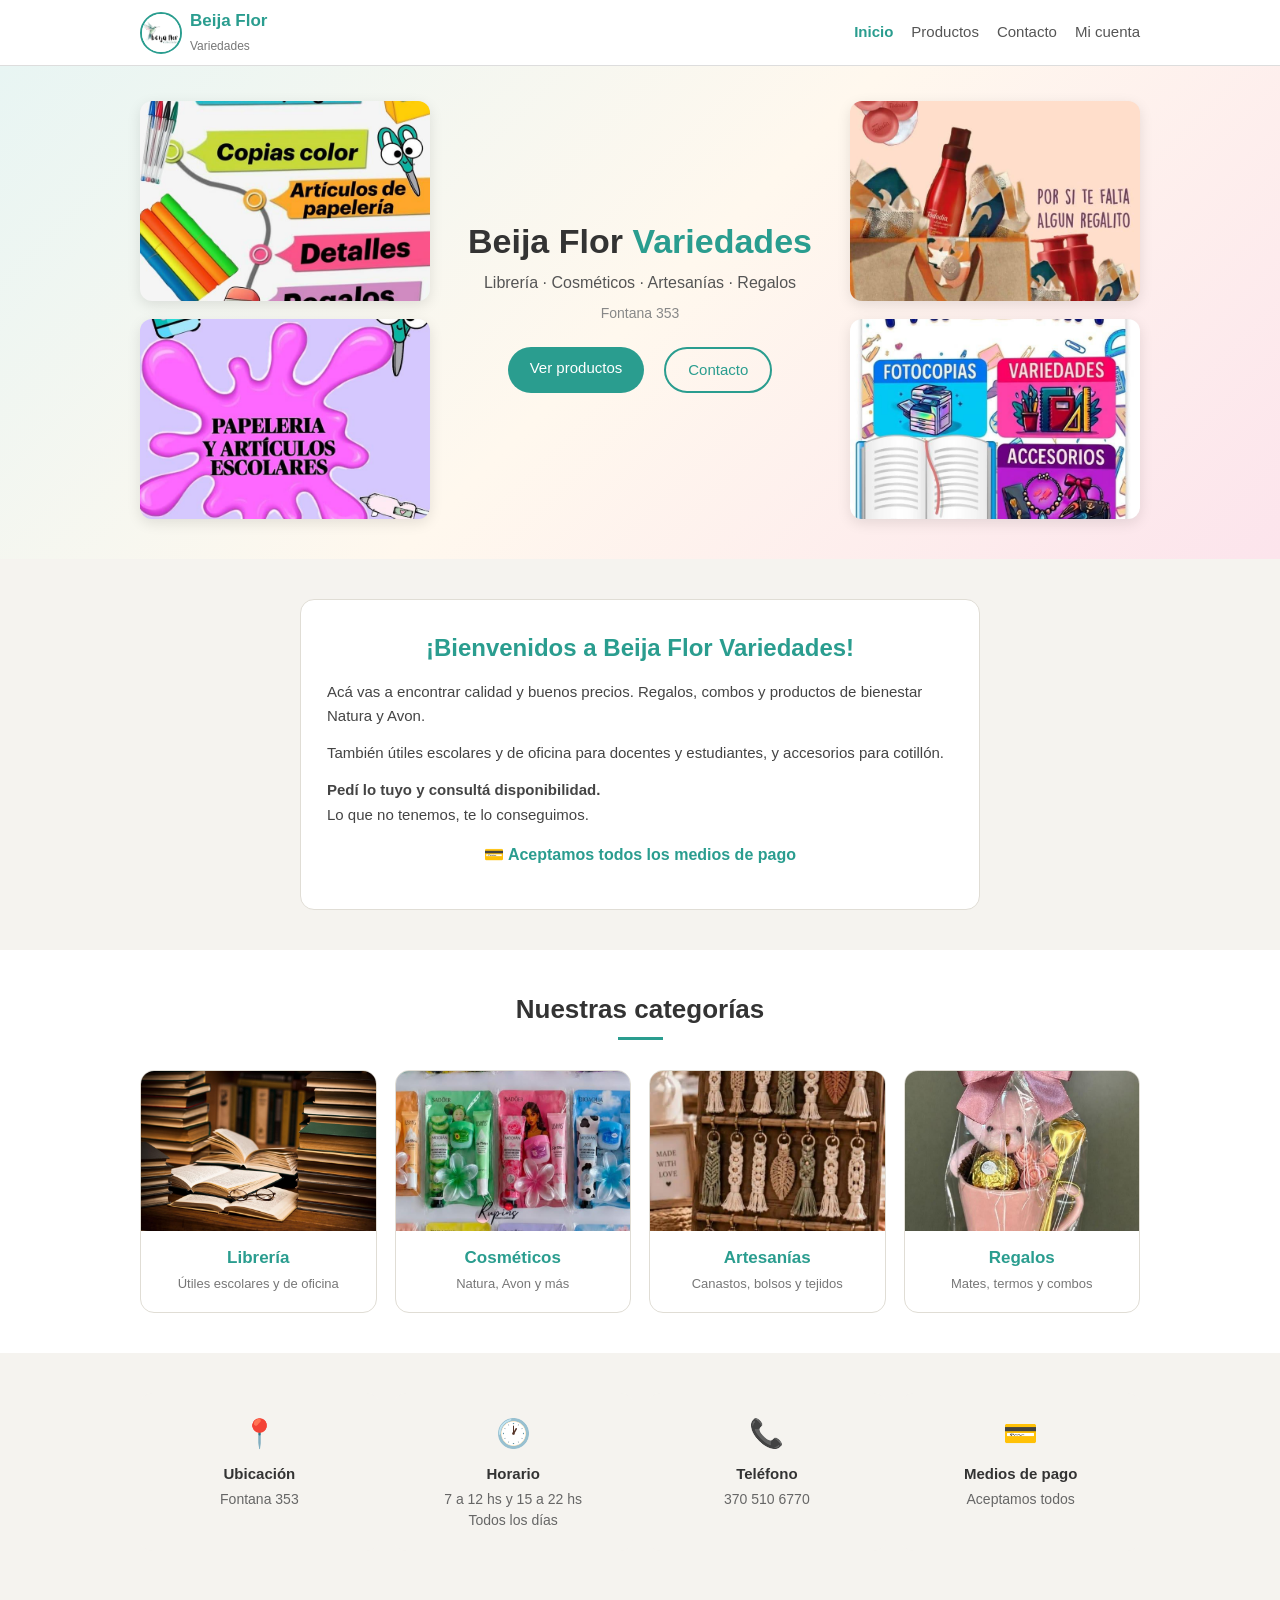
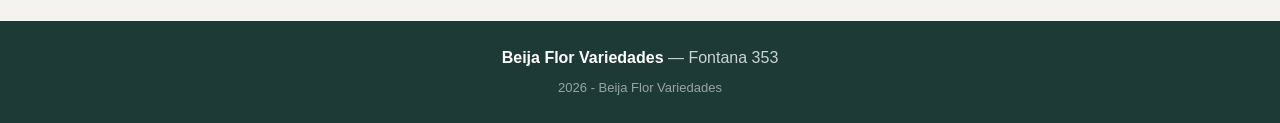
<file: index.html>
<!DOCTYPE html>
<html lang="es">
<head>
  <meta charset="UTF-8">
  <meta name="viewport" content="width=device-width, initial-scale=1.0">
  <title>Beija Flor Variedades</title>
  <link rel="stylesheet" href="css/style.css">
</head>
<body>

  <header class="cabecera">
    <div class="contenedor">
      <div class="logo">
        <img src="img/logo.jpg" alt="Beija Flor" class="logo-img">
        <div>
          <b>Beija Flor</b>
          <small>Variedades</small>
        </div>
      </div>
      <nav class="menu" id="menu">
        <a href="index.html" class="activo">Inicio</a>
        <a href="productos.html">Productos</a>
        <a href="contacto.html">Contacto</a>
        <a href="login.html" id="linkCuenta">Mi cuenta</a>
      </nav>
      <button class="btn-menu" id="btnMenu">☰</button>
    </div>
  </header>

  <!-- PORTADA CON IMAGENES -->
  <section class="portada">
    <div class="contenedor portada-grid">

      <!-- columna izquierda con fotos -->
      <div class="portada-lado">
        <img src="img/deco-libreria1.jpg" alt="Librería" class="deco-img">
        <img src="img/deco-escolares.jpg" alt="Artículos escolares" class="deco-img">
      </div>

      <!-- centro texto -->
      <div class="portada-centro">
        <h1>Beija Flor <span>Variedades</span></h1>
        <p>Librería · Cosméticos · Artesanías · Regalos</p>
        <p class="portada-sub">Fontana 353</p>
        <div class="portada-botones">
          <a href="productos.html" class="boton">Ver productos</a>
          <a href="contacto.html" class="boton boton-borde">Contacto</a>
        </div>
      </div>

      <!-- columna derecha con fotos -->
      <div class="portada-lado">
        <img src="img/deco-natura.jpg" alt="Natura" class="deco-img">
        <img src="img/deco-papeleria.jpg" alt="Papelería" class="deco-img">
      </div>

    </div>
  </section>

  <!-- BIENVENIDA -->
  <section class="seccion">
    <div class="contenedor">
      <div class="caja-bienvenida">
        <h2>¡Bienvenidos a Beija Flor Variedades!</h2>
        <p>
          Acá vas a encontrar calidad y buenos precios.
          Regalos, combos y productos de bienestar Natura y Avon.
        </p>
        <p>
          También útiles escolares y de oficina para docentes y estudiantes,
          y accesorios para cotillón.
        </p>
        <p>
          <b>Pedí lo tuyo y consultá disponibilidad.</b><br>
          Lo que no tenemos, te lo conseguimos.
        </p>
        <p class="pago">💳 Aceptamos todos los medios de pago</p>
      </div>
    </div>
  </section>

  <!-- CATEGORIAS -->
  <section class="seccion fondo-claro">
    <div class="contenedor">
      <h2 class="titulo">Nuestras categorías</h2>
      <div class="grilla-categorias">

        <a href="productos.html?cat=libreria" class="caja-cat">
          <div class="cat-foto">
            <img src="img/cat-libreria.jpg" alt="Librería">
          </div>
          <div class="cat-texto">
            <h3>Librería</h3>
            <p>Útiles escolares y de oficina</p>
          </div>
        </a>

        <a href="productos.html?cat=cosmeticos" class="caja-cat">
          <div class="cat-foto">
            <img src="img/cat-cosmeticos.jpg" alt="Cosméticos">
          </div>
          <div class="cat-texto">
            <h3>Cosméticos</h3>
            <p>Natura, Avon y más</p>
          </div>
        </a>

        <a href="productos.html?cat=artesanias" class="caja-cat">
          <div class="cat-foto">
            <img src="img/cat-artesanias.jpg" alt="Artesanías">
          </div>
          <div class="cat-texto">
            <h3>Artesanías</h3>
            <p>Canastos, bolsos y tejidos</p>
          </div>
        </a>

        <a href="productos.html?cat=regalos" class="caja-cat">
          <div class="cat-foto">
            <img src="img/cat-regalos.jpg" alt="Regalos">
          </div>
          <div class="cat-texto">
            <h3>Regalos</h3>
            <p>Mates, termos y combos</p>
          </div>
        </a>

      </div>
    </div>
  </section>

  <!-- INFO -->
  <section class="seccion">
    <div class="contenedor">
      <div class="grilla-info">
        <div class="caja-info">
          <div class="icono">📍</div>
          <h3>Ubicación</h3>
          <p>Fontana 353</p>
        </div>
        <div class="caja-info">
          <div class="icono">🕐</div>
          <h3>Horario</h3>
          <p>7 a 12 hs y 15 a 22 hs<br>Todos los días</p>
        </div>
        <div class="caja-info">
          <div class="icono">📞</div>
          <h3>Teléfono</h3>
          <p>370 510 6770</p>
        </div>
        <div class="caja-info">
          <div class="icono">💳</div>
          <h3>Medios de pago</h3>
          <p>Aceptamos todos</p>
        </div>
      </div>
    </div>
  </section>

  <footer class="pie">
    <div class="contenedor">
      <p><b>Beija Flor Variedades</b> — Fontana 353</p>
      <p class="copy">2026 - Beija Flor Variedades</p>
    </div>
  </footer>

  <script src="js/productos.js"></script>
  <script src="js/script.js"></script>
</body>
</html>
</file>
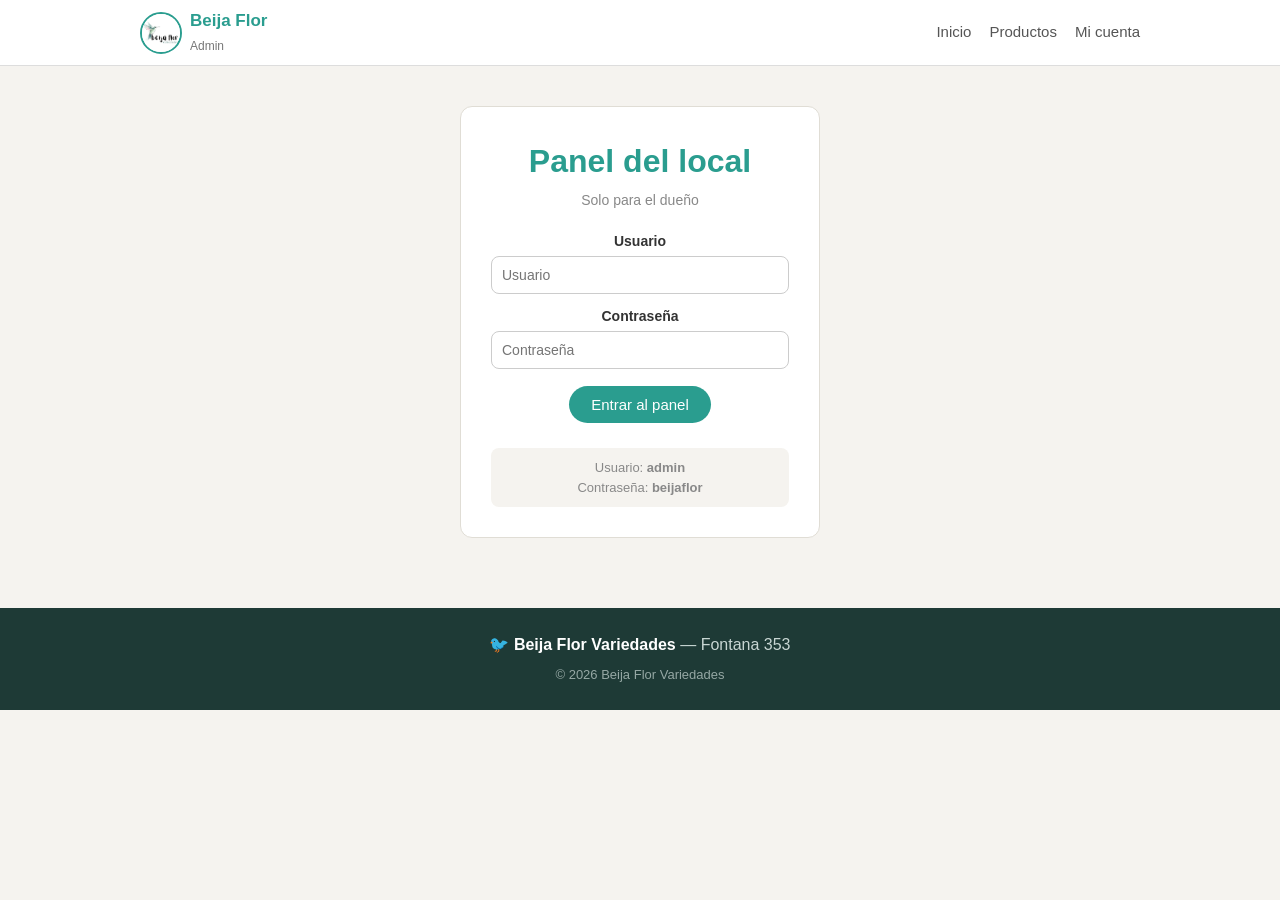
<file: admin-login.html>
<!DOCTYPE html>
<html lang="es">
<head>
  <meta charset="UTF-8">
  <meta name="viewport" content="width=device-width, initial-scale=1.0">
  <title>Admin - Beija Flor</title>
  <link rel="stylesheet" href="css/style.css">
</head>
<body>

  <header class="cabecera">
    <div class="contenedor">
      <div class="logo">
        <img src="img/logo.jpg" alt="Beija Flor" class="logo-img">
        <div>
          <b>Beija Flor</b>
          <small>Admin</small>
        </div>
      </div>
      <nav class="menu" id="menu">
        <a href="index.html">Inicio</a>
        <a href="productos.html">Productos</a>
        <a href="login.html">Mi cuenta</a>
      </nav>
      <button class="btn-menu" id="btnMenu">☰</button>
    </div>
  </header>

  <main class="seccion">
    <div class="contenedor">
      <div class="caja-login">
        <h1>Panel del local</h1>
        <p class="texto-ayuda">Solo para el dueño</p>

        <form id="formAdminLogin">
          <div class="form-grupo">
            <label>Usuario</label>
            <input type="text" id="adminUser" required placeholder="Usuario">
          </div>
          <div class="form-grupo">
            <label>Contraseña</label>
            <input type="password" id="adminClave" required placeholder="Contraseña">
          </div>
          <button type="submit" class="boton">Entrar al panel</button>
        </form>

        <p id="errorAdmin" class="error" style="display:none;">Datos incorrectos</p>

        <p class="nota-login">
          Usuario: <b>admin</b><br>
          Contraseña: <b>beijaflor</b>
        </p>
      </div>
    </div>
  </main>

  <footer class="pie">
    <div class="contenedor">
      <p><b>🐦 Beija Flor Variedades</b> — Fontana 353</p>
      <p class="copy">© 2026 Beija Flor Variedades</p>
    </div>
  </footer>

  <script src="js/productos.js"></script>
  <script src="js/script.js"></script>
</body>
</html>
</file>
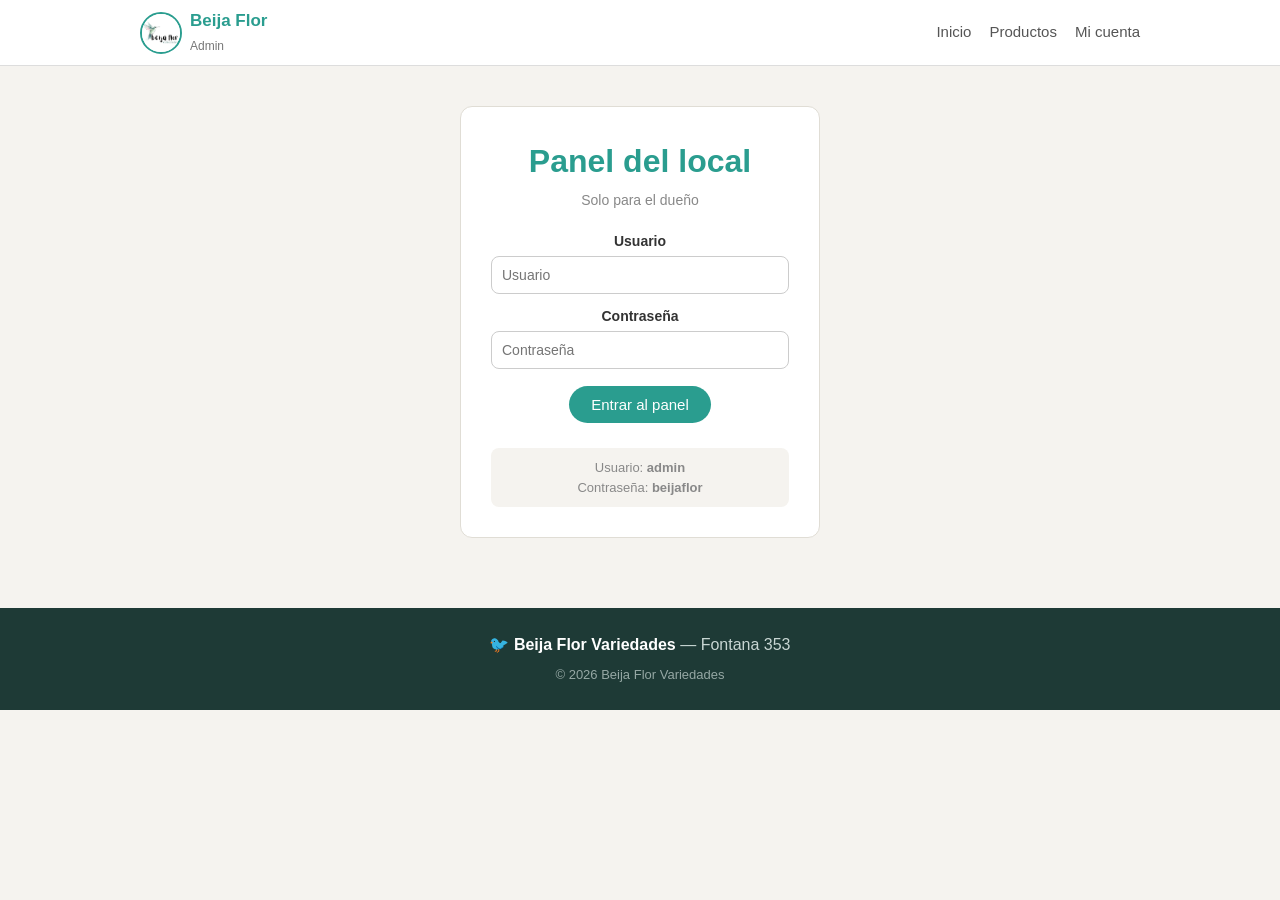
<file: admin.html>
<!DOCTYPE html>
<html lang="es">
<head>
  <meta charset="UTF-8">
  <meta name="viewport" content="width=device-width, initial-scale=1.0">
  <title>Panel - Beija Flor</title>
  <link rel="stylesheet" href="css/style.css">
</head>
<body>

  <header class="cabecera">
    <div class="contenedor">
      <div class="logo">
        <img src="img/logo.jpg" alt="Beija Flor" class="logo-img">
        <div>
          <b>Beija Flor</b>
          <small>Panel</small>
        </div>
      </div>
      <nav class="menu" id="menu">
        <a href="index.html">Inicio</a>
        <a href="productos.html">Productos</a>
        <a href="admin.html" class="activo">Panel</a>
        <a href="#" id="btnSalirAdmin">Salir</a>
      </nav>
      <button class="btn-menu" id="btnMenu">☰</button>
    </div>
  </header>

  <main class="seccion">
    <div class="contenedor">

      <h1 class="titulo">Panel del local</h1>

      <!-- AGREGAR PRODUCTO -->
      <h2 style="margin-bottom:15px;color:#2a9d8f;">Agregar producto</h2>
      <p class="texto-ayuda">El producto va a aparecer en la categoría que elijas (Librería, Cosméticos, Artesanías o Regalos).</p>

      <div class="formulario" style="margin-bottom:30px;">
        <form id="formNuevoProducto">
          <div class="form-grupo">
            <label>Nombre del producto</label>
            <input type="text" id="nuevoNombre" required placeholder="Ej: Termo verde">
          </div>
          <div class="form-grupo">
            <label>Categoría</label>
            <select id="nuevaCat" required>
              <option value="libreria">Librería</option>
              <option value="cosmeticos">Cosméticos</option>
              <option value="artesanias">Artesanías</option>
              <option value="regalos">Regalos</option>
            </select>
          </div>
          <div class="form-grupo">
            <label>Precio (sin puntos)</label>
            <input type="number" id="nuevoPrecio" required min="1" placeholder="Ej: 15000">
          </div>
          <div class="form-grupo">
            <label>Foto del producto</label>
            <input type="file" id="nuevaFoto" accept="image/*">
            <small style="color:#888;font-size:12px;">Elegí una imagen de tu computadora (jpg o png)</small>
          </div>
          <div class="form-grupo">
            <label>Emoji (si no hay foto)</label>
            <input type="text" id="nuevoEmoji" placeholder="Ej: 📦" maxlength="4">
          </div>
          <button type="submit" class="boton">Agregar producto</button>
        </form>
        <p id="msgProductoOk" class="aviso" style="display:none;">Producto agregado. Ya se ve en la tienda.</p>
      </div>

      <!-- PRODUCTOS AGREGADOS (borrar) -->
      <h2 style="margin-bottom:15px;color:#2a9d8f;">Productos que agregaste</h2>
      <p class="texto-ayuda">Acá podés borrar los que cargaste vos.</p>
      <div id="listaExtra"></div>

      <!-- PEDIDOS -->
      <h2 style="margin:30px 0 15px;color:#2a9d8f;">Pedidos recibidos</h2>
      <p class="texto-ayuda">Acá aparecen los pedidos de los clientes</p>
      <div id="listaPedidos"></div>
      <button class="boton boton-gris" id="btnBorrarTodo" style="margin:15px 0 30px;">Borrar todos los pedidos</button>

      <!-- STOCK -->
      <h2 style="margin-bottom:15px;color:#2a9d8f;">Marcar productos agotados</h2>
      <p class="texto-ayuda">Solo vos podés cambiar esto. Tocá el botón para poner Agotado o Disponible.</p>
      <div id="listaStock"></div>

      <!-- OCULTAR PRODUCTOS BASE -->
      <h2 style="margin:30px 0 15px;color:#2a9d8f;">Ocultar productos de la lista</h2>
      <p class="texto-ayuda">Si un producto ya no se vende, lo podés sacar de la página.</p>
      <div id="listaTodosAdmin"></div>

    </div>
  </main>

  <footer class="pie">
    <div class="contenedor">
      <p><b>Beija Flor Variedades</b> — Fontana 353</p>
      <p class="copy">2026 - Beija Flor Variedades</p>
    </div>
  </footer>

  <script src="js/productos.js"></script>
  <script src="js/script.js"></script>
</body>
</html>
</file>
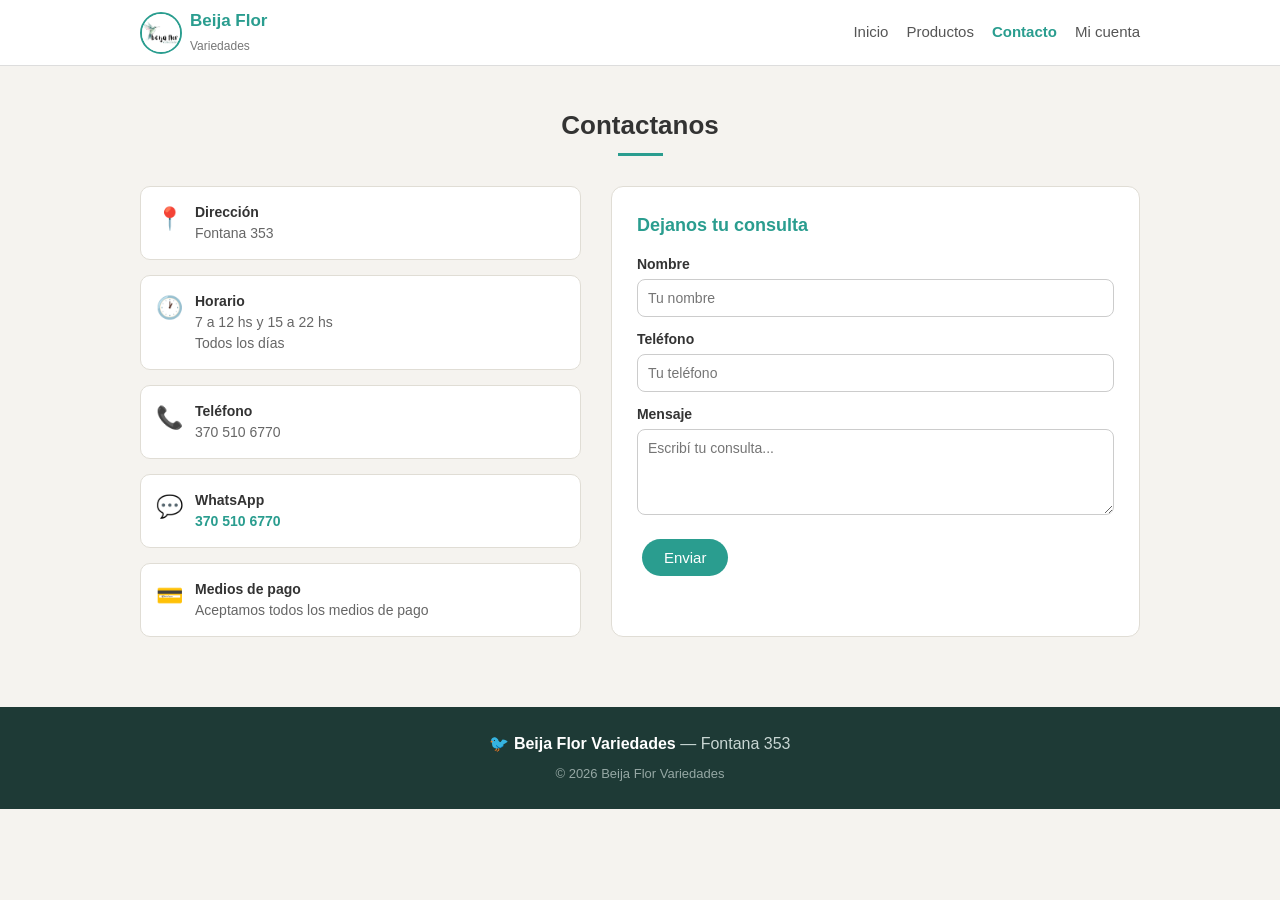
<file: contacto.html>
<!DOCTYPE html>
<html lang="es">
<head>
  <meta charset="UTF-8">
  <meta name="viewport" content="width=device-width, initial-scale=1.0">
  <title>Contacto - Beija Flor</title>
  <link rel="stylesheet" href="css/style.css">
</head>
<body>

  <header class="cabecera">
    <div class="contenedor">
      <div class="logo">
        <img src="img/logo.jpg" alt="Beija Flor" class="logo-img">
        <div>
          <b>Beija Flor</b>
          <small>Variedades</small>
        </div>
      </div>
      <nav class="menu" id="menu">
        <a href="index.html">Inicio</a>
        <a href="productos.html">Productos</a>
        <a href="contacto.html" class="activo">Contacto</a>
        <a href="login.html" id="linkCuenta">Mi cuenta</a>
      </nav>
      <button class="btn-menu" id="btnMenu">☰</button>
    </div>
  </header>

  <main class="seccion">
    <div class="contenedor">
      <h1 class="titulo">Contactanos</h1>

      <div class="grilla-contacto">
        <div class="info-contacto">
          <div class="item-info">
            <span>📍</span>
            <div>
              <h3>Dirección</h3>
              <p>Fontana 353</p>
            </div>
          </div>
          <div class="item-info">
            <span>🕐</span>
            <div>
              <h3>Horario</h3>
              <p>7 a 12 hs y 15 a 22 hs<br>Todos los días</p>
            </div>
          </div>
          <div class="item-info">
            <span>📞</span>
            <div>
              <h3>Teléfono</h3>
              <p>370 510 6770</p>
            </div>
          </div>
          <div class="item-info">
            <span>💬</span>
            <div>
              <h3>WhatsApp</h3>
              <p><a href="https://wa.me/543705106770" target="_blank">370 510 6770</a></p>
            </div>
          </div>
          <div class="item-info">
            <span>💳</span>
            <div>
              <h3>Medios de pago</h3>
              <p>Aceptamos todos los medios de pago</p>
            </div>
          </div>
        </div>

        <div class="formulario">
          <h2>Dejanos tu consulta</h2>
          <form id="formConsulta">
            <div class="form-grupo">
              <label>Nombre</label>
              <input type="text" id="nombre" required placeholder="Tu nombre">
            </div>
            <div class="form-grupo">
              <label>Teléfono</label>
              <input type="text" id="telefono" required placeholder="Tu teléfono">
            </div>
            <div class="form-grupo">
              <label>Mensaje</label>
              <textarea id="mensaje" rows="4" placeholder="Escribí tu consulta..."></textarea>
            </div>
            <button type="submit" class="boton">Enviar</button>
          </form>
          <div id="msgConsulta" class="aviso" style="display:none;">
            ✅ Consulta enviada. Gracias!
          </div>
        </div>
      </div>
    </div>
  </main>

  <footer class="pie">
    <div class="contenedor">
      <p><b>🐦 Beija Flor Variedades</b> — Fontana 353</p>
      <p class="copy">© 2026 Beija Flor Variedades</p>
    </div>
  </footer>

  <script src="js/productos.js"></script>
  <script src="js/script.js"></script>
</body>
</html>
</file>
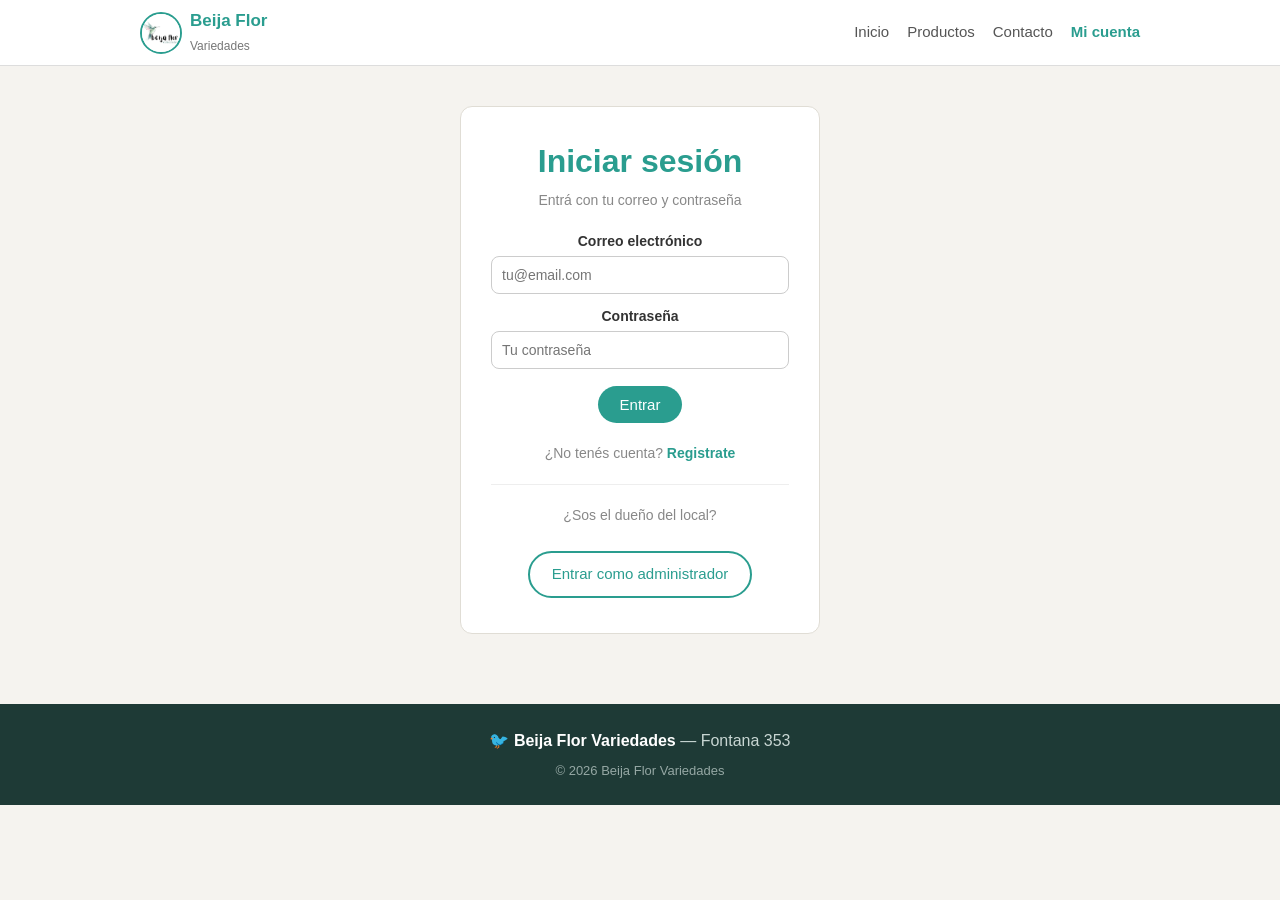
<file: login.html>
<!DOCTYPE html>
<html lang="es">
<head>
  <meta charset="UTF-8">
  <meta name="viewport" content="width=device-width, initial-scale=1.0">
  <title>Iniciar sesión - Beija Flor</title>
  <link rel="stylesheet" href="css/style.css">
</head>
<body>

  <header class="cabecera">
    <div class="contenedor">
      <div class="logo">
        <img src="img/logo.jpg" alt="Beija Flor" class="logo-img">
        <div>
          <b>Beija Flor</b>
          <small>Variedades</small>
        </div>
      </div>
      <nav class="menu" id="menu">
        <a href="index.html">Inicio</a>
        <a href="productos.html">Productos</a>
        <a href="contacto.html">Contacto</a>
        <a href="login.html" class="activo" id="linkCuenta">Mi cuenta</a>
      </nav>
      <button class="btn-menu" id="btnMenu">☰</button>
    </div>
  </header>

  <main class="seccion">
    <div class="contenedor">
      <div class="caja-login">
        <h1>Iniciar sesión</h1>
        <p class="texto-ayuda">Entrá con tu correo y contraseña</p>

        <form id="formLogin">
          <div class="form-grupo">
            <label>Correo electrónico</label>
            <input type="email" id="loginEmail" required placeholder="tu@email.com">
          </div>
          <div class="form-grupo">
            <label>Contraseña</label>
            <input type="password" id="loginClave" required placeholder="Tu contraseña">
          </div>
          <button type="submit" class="boton">Entrar</button>
        </form>

        <p id="errorLogin" class="error" style="display:none;">Correo o contraseña incorrectos</p>

        <p class="texto-ayuda" style="margin-top:15px;">
          ¿No tenés cuenta? <a href="registro.html" style="color:#2a9d8f;font-weight:bold;">Registrate</a>
        </p>

        <hr style="margin:20px 0;border:none;border-top:1px solid #eee;">

        <p class="texto-ayuda">¿Sos el dueño del local?</p>
        <a href="admin-login.html" class="boton boton-borde" style="margin-top:5px;">Entrar como administrador</a>
      </div>
    </div>
  </main>

  <footer class="pie">
    <div class="contenedor">
      <p><b>🐦 Beija Flor Variedades</b> — Fontana 353</p>
      <p class="copy">© 2026 Beija Flor Variedades</p>
    </div>
  </footer>

  <script src="js/productos.js"></script>
  <script src="js/script.js"></script>
</body>
</html>
</file>
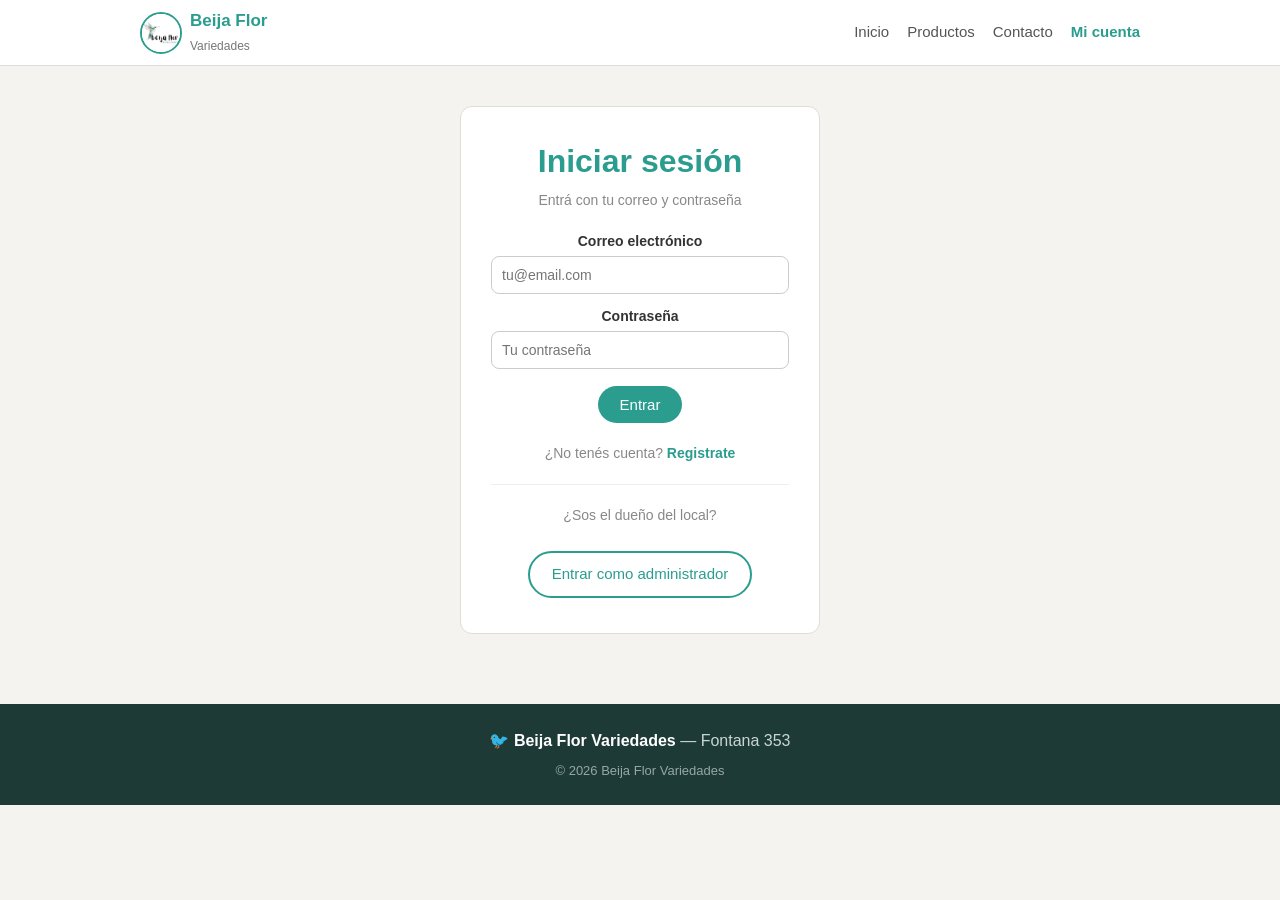
<file: mi-cuenta.html>
<!DOCTYPE html>
<html lang="es">
<head>
  <meta charset="UTF-8">
  <meta name="viewport" content="width=device-width, initial-scale=1.0">
  <title>Mi cuenta - Beija Flor</title>
  <link rel="stylesheet" href="css/style.css">
</head>
<body>

  <header class="cabecera">
    <div class="contenedor">
      <div class="logo">
        <img src="img/logo.jpg" alt="Beija Flor" class="logo-img">
        <div>
          <b>Beija Flor</b>
          <small>Variedades</small>
        </div>
      </div>
      <nav class="menu" id="menu">
        <a href="index.html">Inicio</a>
        <a href="productos.html">Productos</a>
        <a href="contacto.html">Contacto</a>
        <a href="mi-cuenta.html" class="activo" id="linkCuenta">Mi cuenta</a>
      </nav>
      <button class="btn-menu" id="btnMenu">☰</button>
    </div>
  </header>

  <main class="seccion">
    <div class="contenedor">
      <h1 class="titulo">Mi cuenta</h1>

      <div class="caja-login" style="max-width:500px;text-align:left;">
        <p><b>Nombre:</b> <span id="cuentaNombre">-</span></p>
        <p><b>Correo:</b> <span id="cuentaEmail">-</span></p>
        <p><b>Teléfono:</b> <span id="cuentaTel">-</span></p>

        <h3 style="margin:20px 0 10px;color:#2a9d8f;">Mis pedidos</h3>
        <div id="misPedidos"></div>

        <button class="boton boton-gris" id="btnCerrarSesion" style="margin-top:20px;">Cerrar sesión</button>
      </div>
    </div>
  </main>

  <footer class="pie">
    <div class="contenedor">
      <p><b>🐦 Beija Flor Variedades</b> — Fontana 353</p>
      <p class="copy">© 2026 Beija Flor Variedades</p>
    </div>
  </footer>

  <script src="js/productos.js"></script>
  <script src="js/script.js"></script>
</body>
</html>
</file>
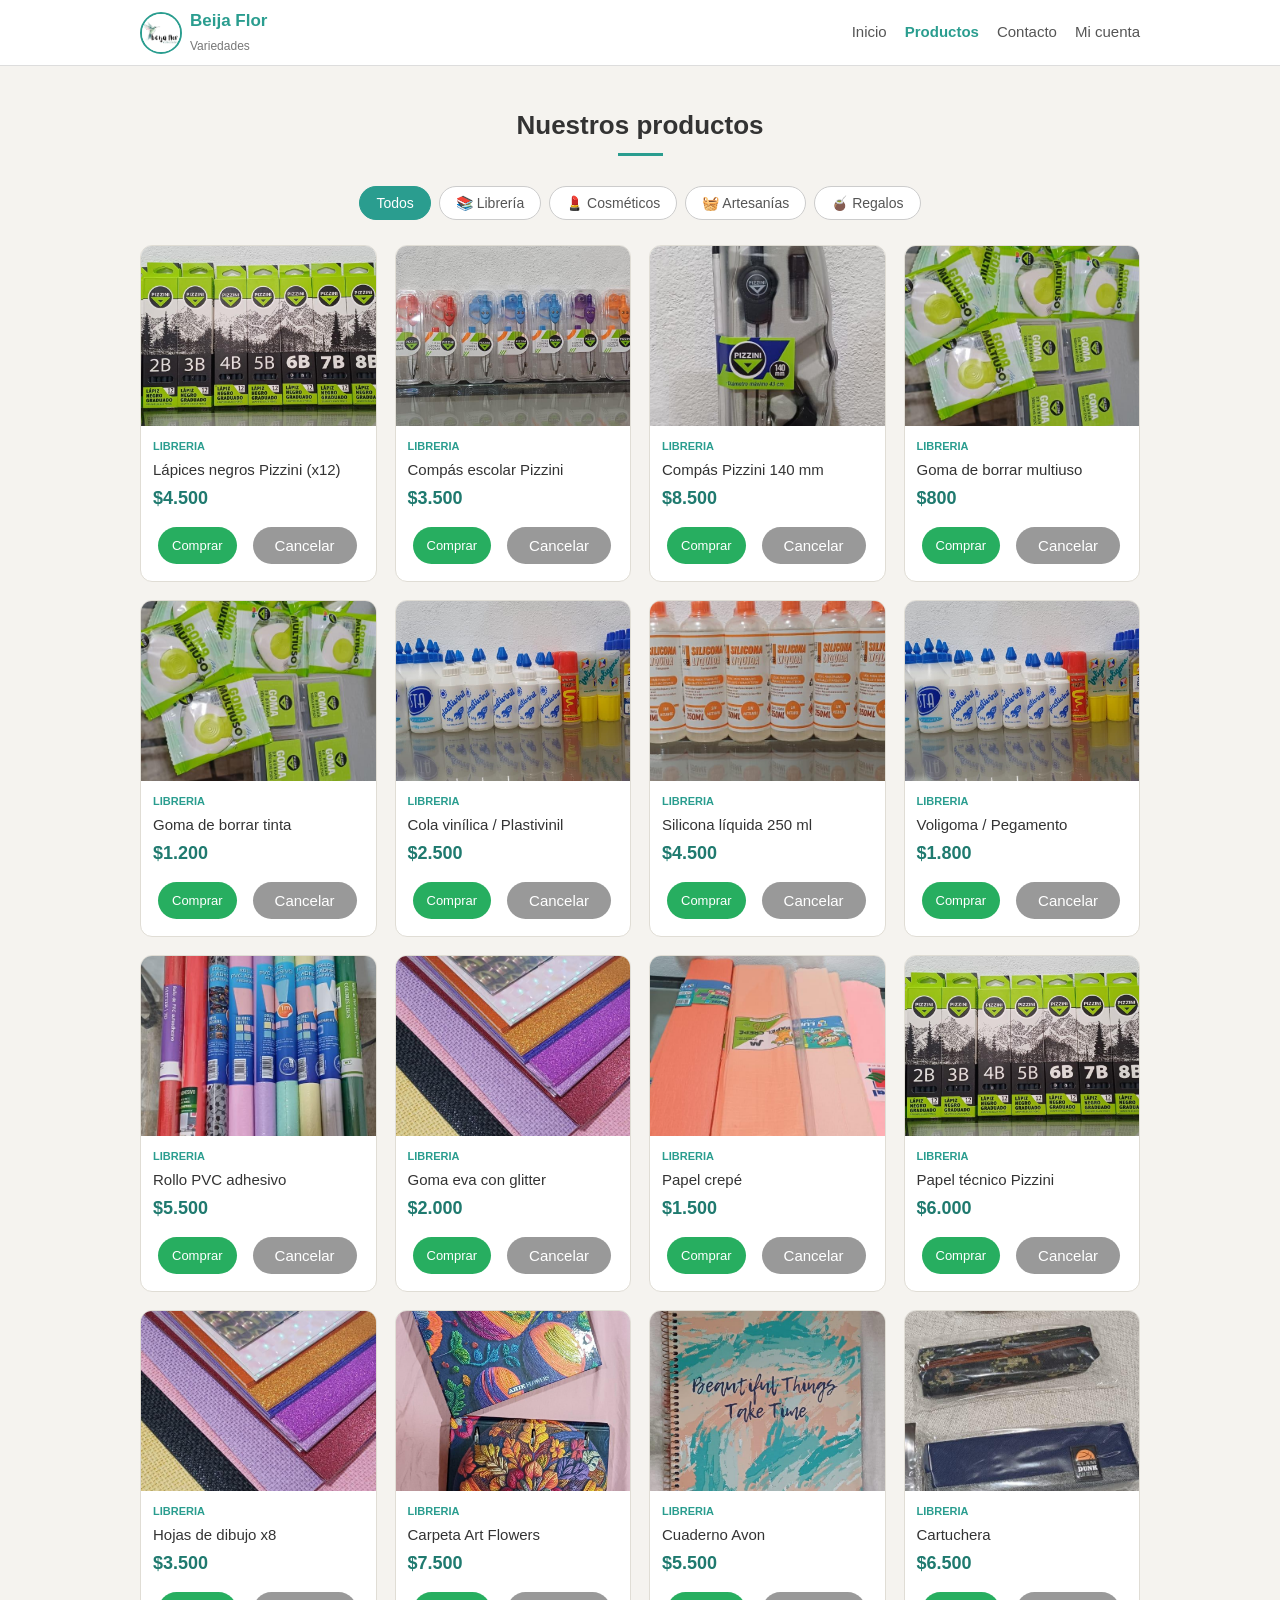
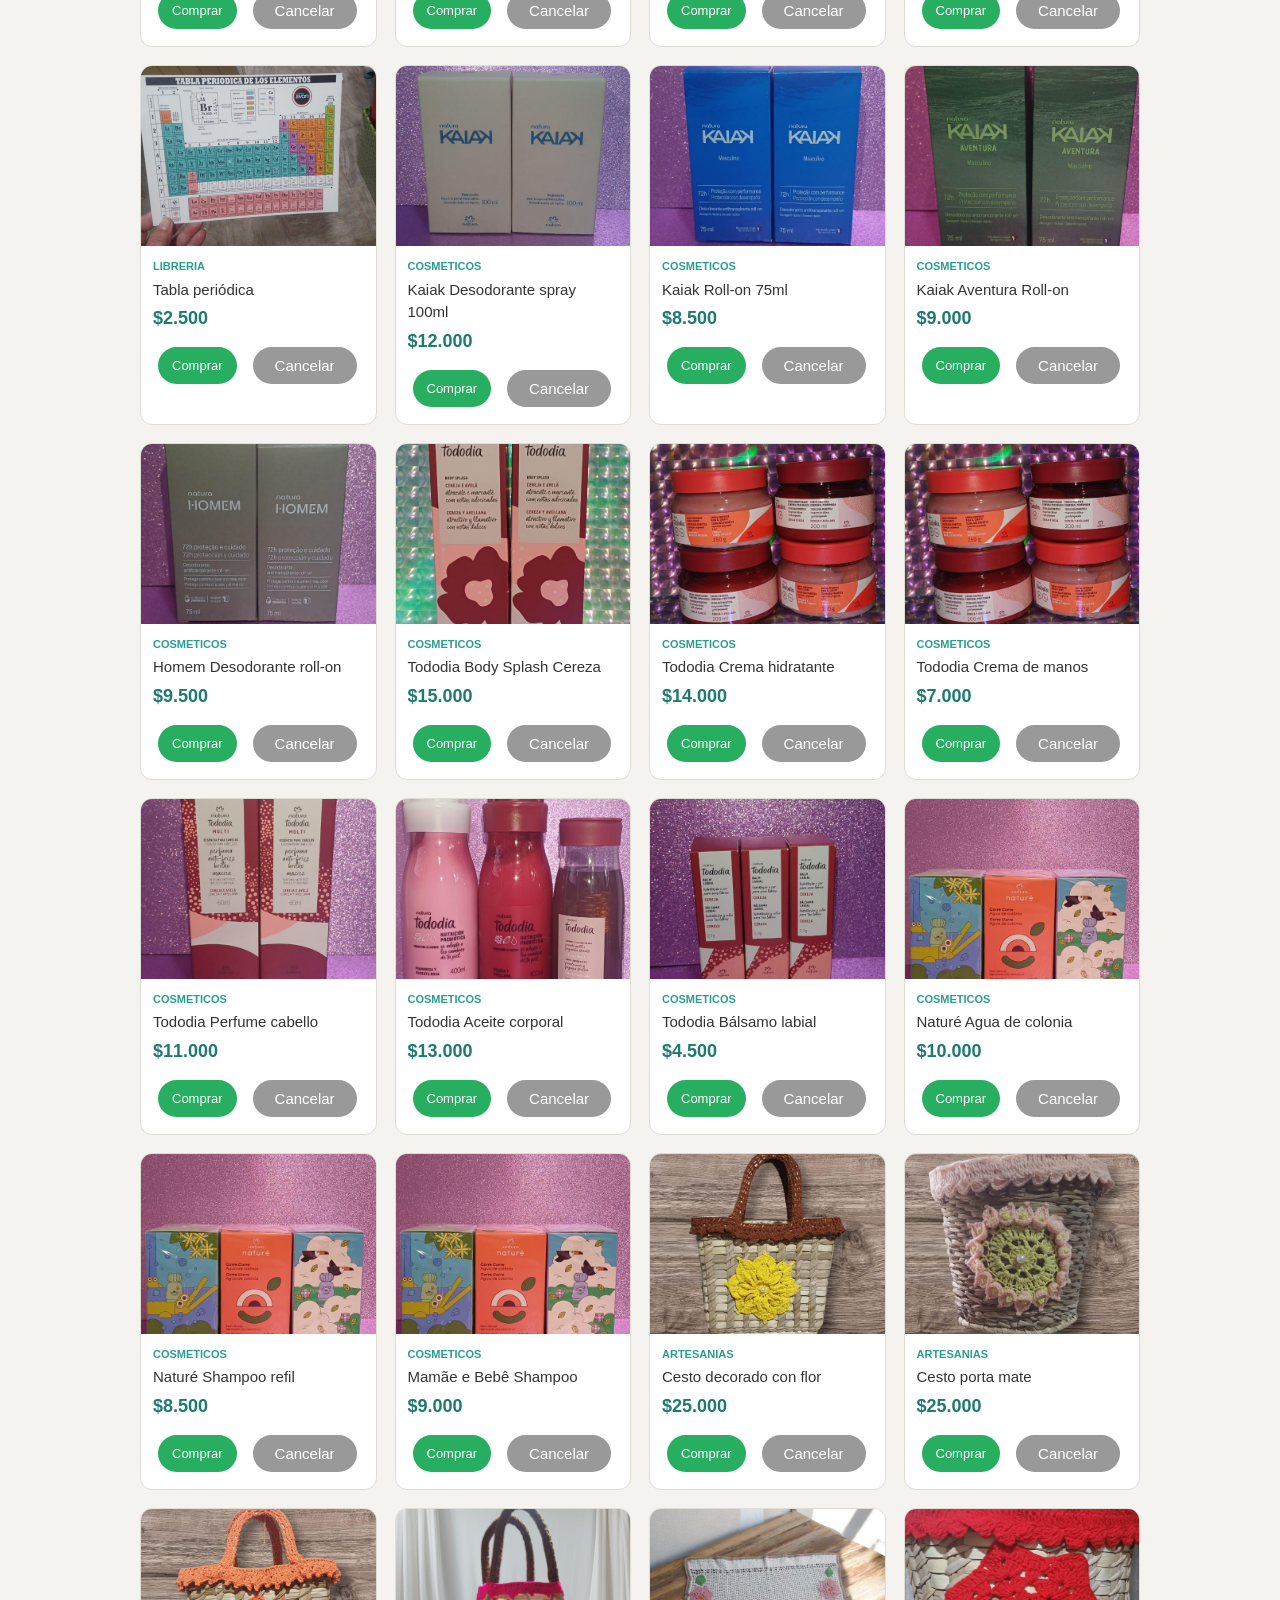
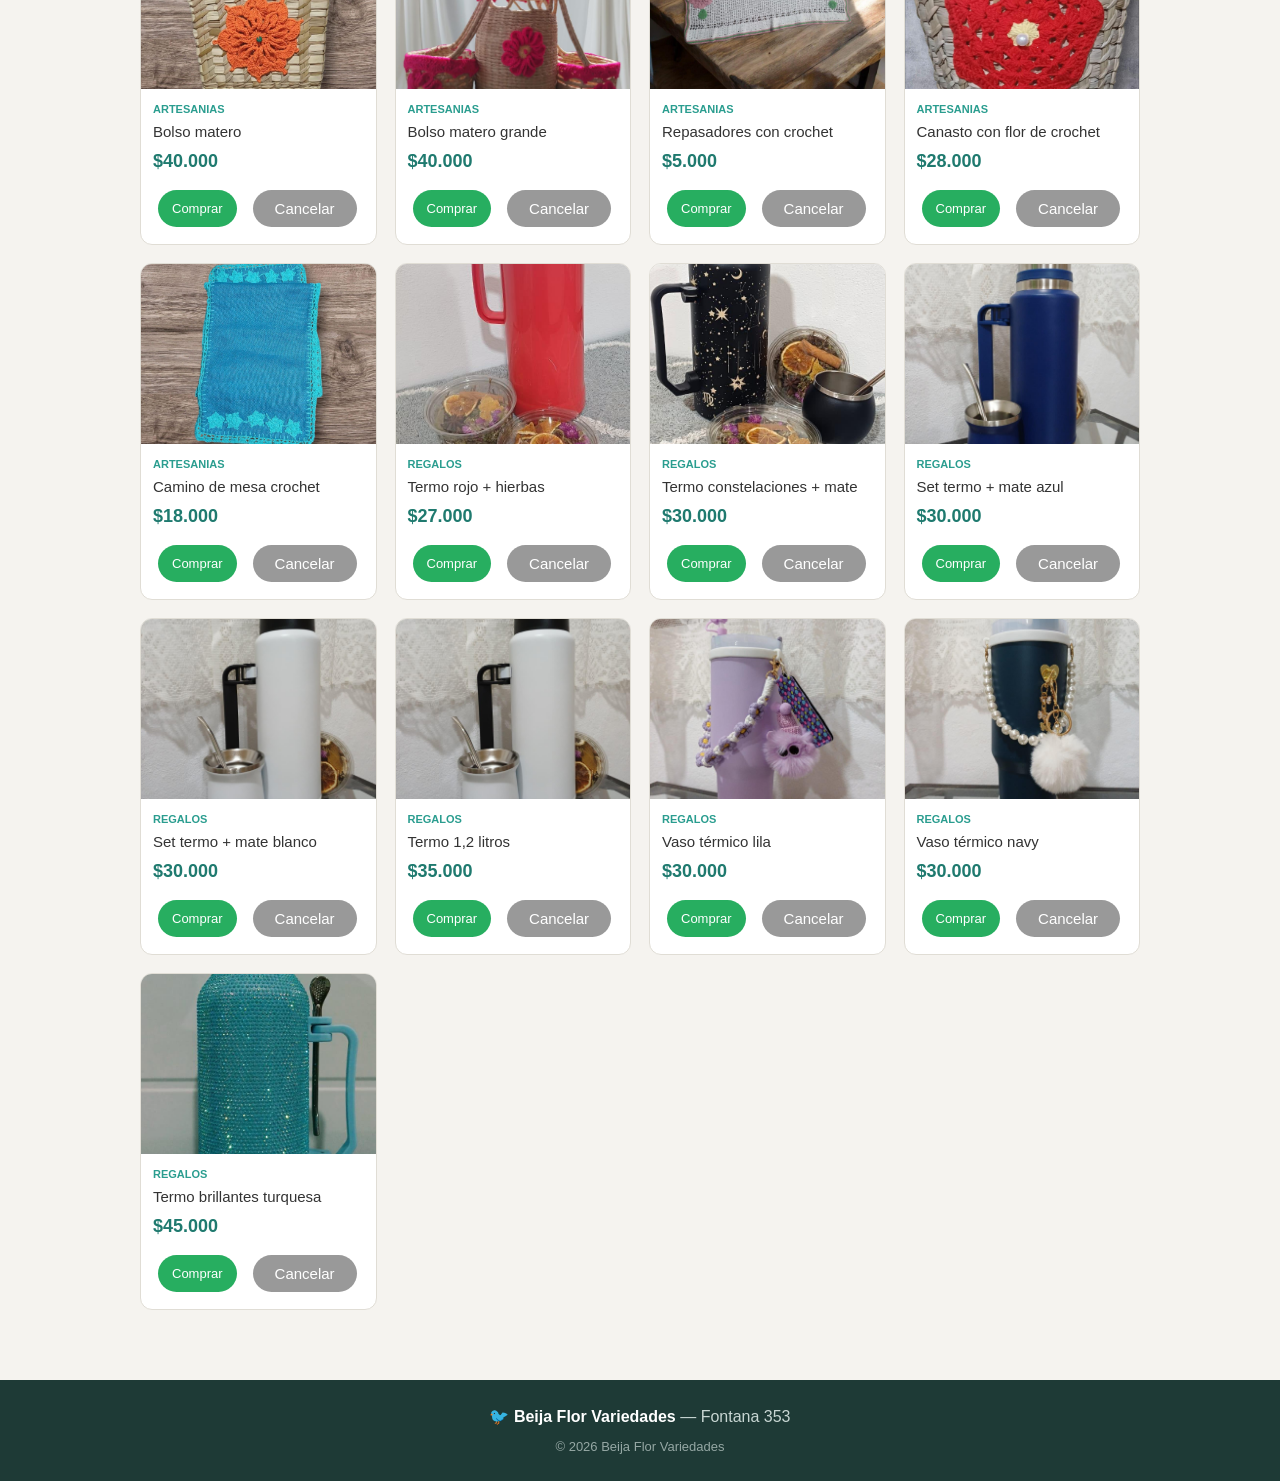
<file: productos.html>
<!DOCTYPE html>
<html lang="es">
<head>
  <meta charset="UTF-8">
  <meta name="viewport" content="width=device-width, initial-scale=1.0">
  <title>Productos - Beija Flor</title>
  <link rel="stylesheet" href="css/style.css">
</head>
<body>

  <header class="cabecera">
    <div class="contenedor">
      <div class="logo">
        <img src="img/logo.jpg" alt="Beija Flor" class="logo-img">
        <div>
          <b>Beija Flor</b>
          <small>Variedades</small>
        </div>
      </div>
      <nav class="menu" id="menu">
        <a href="index.html">Inicio</a>
        <a href="productos.html" class="activo">Productos</a>
        <a href="contacto.html">Contacto</a>
        <a href="login.html" id="linkCuenta">Mi cuenta</a>
      </nav>
      <button class="btn-menu" id="btnMenu">☰</button>
    </div>
  </header>

  <main class="seccion">
    <div class="contenedor">
      <h1 class="titulo">Nuestros productos</h1>

      <div class="filtros">
        <button class="filtro activo" data-cat="todos">Todos</button>
        <button class="filtro" data-cat="libreria">📚 Librería</button>
        <button class="filtro" data-cat="cosmeticos">💄 Cosméticos</button>
        <button class="filtro" data-cat="artesanias">🧺 Artesanías</button>
        <button class="filtro" data-cat="regalos">🧉 Regalos</button>
      </div>

      <div class="grilla-productos" id="listaProductos"></div>
    </div>
  </main>

  <!-- Modal compra -->
  <div class="modal" id="modalCompra">
    <div class="modal-caja">
      <h3 id="modalTitulo">Confirmar pedido</h3>
      <p id="modalTexto"></p>
      <div class="form-grupo">
        <label>Tu nombre</label>
        <input type="text" id="nombreCliente" placeholder="Escribí tu nombre">
      </div>
      <div class="form-grupo">
        <label>Teléfono / WhatsApp</label>
        <input type="text" id="telCliente" placeholder="Ej: 370 123 4567">
      </div>
      <div class="modal-botones">
        <button class="boton" id="btnConfirmar">Confirmar compra</button>
        <button class="boton boton-gris" id="btnCancelar">Cancelar</button>
      </div>
    </div>
  </div>

  <!-- Mensaje exito -->
  <div class="mensaje-exito" id="mensajeExito">
    <div class="mensaje-caja">
      <p>Listo! Tu pedido fue enviado</p>
      <p class="pequeño">Te vamos a avisar por WhatsApp</p>
      <button class="boton" id="btnCerrarMensaje">Aceptar</button>
    </div>
  </div>

  <footer class="pie">
    <div class="contenedor">
      <p><b>🐦 Beija Flor Variedades</b> — Fontana 353</p>
      <p class="copy">© 2026 Beija Flor Variedades</p>
    </div>
  </footer>

  <script src="js/productos.js"></script>
  <script src="js/script.js"></script>
</body>
</html>
</file>
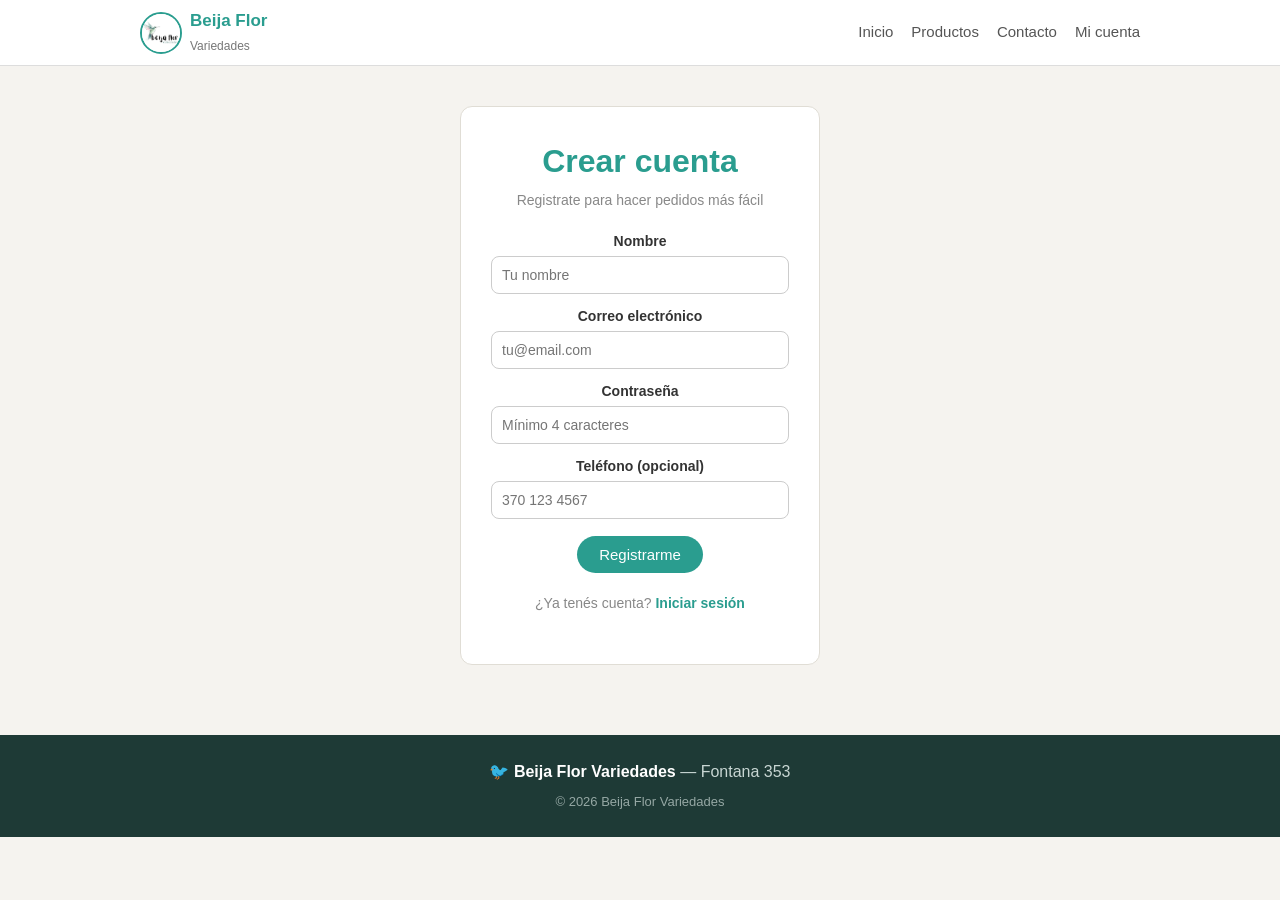
<file: registro.html>
<!DOCTYPE html>
<html lang="es">
<head>
  <meta charset="UTF-8">
  <meta name="viewport" content="width=device-width, initial-scale=1.0">
  <title>Registrarse - Beija Flor</title>
  <link rel="stylesheet" href="css/style.css">
</head>
<body>

  <header class="cabecera">
    <div class="contenedor">
      <div class="logo">
        <img src="img/logo.jpg" alt="Beija Flor" class="logo-img">
        <div>
          <b>Beija Flor</b>
          <small>Variedades</small>
        </div>
      </div>
      <nav class="menu" id="menu">
        <a href="index.html">Inicio</a>
        <a href="productos.html">Productos</a>
        <a href="contacto.html">Contacto</a>
        <a href="login.html" id="linkCuenta">Mi cuenta</a>
      </nav>
      <button class="btn-menu" id="btnMenu">☰</button>
    </div>
  </header>

  <main class="seccion">
    <div class="contenedor">
      <div class="caja-login">
        <h1>Crear cuenta</h1>
        <p class="texto-ayuda">Registrate para hacer pedidos más fácil</p>

        <form id="formRegistro">
          <div class="form-grupo">
            <label>Nombre</label>
            <input type="text" id="regNombre" required placeholder="Tu nombre">
          </div>
          <div class="form-grupo">
            <label>Correo electrónico</label>
            <input type="email" id="regEmail" required placeholder="tu@email.com">
          </div>
          <div class="form-grupo">
            <label>Contraseña</label>
            <input type="password" id="regClave" required placeholder="Mínimo 4 caracteres" minlength="4">
          </div>
          <div class="form-grupo">
            <label>Teléfono (opcional)</label>
            <input type="text" id="regTel" placeholder="370 123 4567">
          </div>
          <button type="submit" class="boton">Registrarme</button>
        </form>

        <p id="errorReg" class="error" style="display:none;"></p>
        <p id="okReg" class="aviso" style="display:none;">✅ Cuenta creada. Ya podés iniciar sesión.</p>

        <p class="texto-ayuda" style="margin-top:15px;">
          ¿Ya tenés cuenta? <a href="login.html" style="color:#2a9d8f;font-weight:bold;">Iniciar sesión</a>
        </p>
      </div>
    </div>
  </main>

  <footer class="pie">
    <div class="contenedor">
      <p><b>🐦 Beija Flor Variedades</b> — Fontana 353</p>
      <p class="copy">© 2026 Beija Flor Variedades</p>
    </div>
  </footer>

  <script src="js/productos.js"></script>
  <script src="js/script.js"></script>
</body>
</html>
</file>
<file: css/style.css>
/* Estilos Beija Flor Variedades - Proyecto escolar */

* {
  margin: 0;
  padding: 0;
  box-sizing: border-box;
}

body {
  font-family: Arial, Helvetica, sans-serif;
  background-color: #f5f3ef;
  color: #333;
  line-height: 1.5;
}

a {
  text-decoration: none;
  color: inherit;
}

.contenedor {
  width: 90%;
  max-width: 1000px;
  margin: 0 auto;
}

.cabecera {
  background: white;
  border-bottom: 1px solid #ddd;
  position: sticky;
  top: 0;
  z-index: 50;
}

.cabecera .contenedor {
  display: flex;
  align-items: center;
  justify-content: space-between;
  height: 65px;
}

.logo {
  display: flex;
  align-items: center;
  gap: 8px;
}

.logo span {
  font-size: 28px;
}

.logo-img {
  width: 42px;
  height: 42px;
  border-radius: 50%;
  object-fit: cover;
  border: 2px solid #2a9d8f;
}

.logo b {
  display: block;
  color: #2a9d8f;
  font-size: 17px;
}

.logo small {
  color: #777;
  font-size: 12px;
}

.menu {
  display: flex;
  gap: 18px;
}

.menu a {
  color: #555;
  font-size: 15px;
}

.menu a:hover,
.menu a.activo {
  color: #2a9d8f;
  font-weight: bold;
}

.btn-menu {
  display: none;
  background: none;
  border: none;
  font-size: 24px;
  cursor: pointer;
}

.portada {
  background: linear-gradient(135deg, #e8f5f3 0%, #fff8ee 50%, #fce4ec 100%);
  padding: 35px 0 40px;
  text-align: center;
}

.portada-grid {
  display: grid;
  grid-template-columns: 1fr 1.3fr 1fr;
  gap: 22px;
  align-items: center;
}

.portada-lado {
  display: flex;
  flex-direction: column;
  gap: 18px;
}

.deco-img {
  width: 100%;
  border-radius: 12px;
  box-shadow: 0 4px 14px rgba(0,0,0,0.1);
  object-fit: cover;
  max-height: 200px;
  background: white;
}

.portada-centro {
  padding: 10px 8px;
}

.portada h1 {
  font-size: 34px;
  margin-bottom: 10px;
  line-height: 1.15;
}

.portada h1 span {
  color: #2a9d8f;
}

.portada p {
  color: #555;
  margin-bottom: 8px;
  font-size: 16px;
}

.portada-sub {
  font-size: 14px !important;
  color: #888 !important;
  margin-bottom: 18px !important;
}

.boton {
  display: inline-block;
  background: #2a9d8f;
  color: white;
  padding: 10px 22px;
  border-radius: 25px;
  border: none;
  font-size: 15px;
  cursor: pointer;
  margin: 5px;
}

.boton:hover {
  background: #21867a;
}

.boton-borde {
  background: transparent;
  border: 2px solid #2a9d8f;
  color: #2a9d8f;
}

.boton-borde:hover {
  background: #2a9d8f;
  color: white;
}

.boton-gris {
  background: #999;
}

.boton-gris:hover {
  background: #777;
}

.boton-verde {
  background: #27ae60;
  font-size: 13px;
  padding: 6px 14px;
}

.boton-rojo {
  background: #e74c3c;
  font-size: 13px;
  padding: 6px 14px;
}

.seccion {
  padding: 40px 0;
}

.fondo-claro {
  background: #fff;
}

.titulo {
  text-align: center;
  font-size: 26px;
  margin-bottom: 30px;
}

.titulo::after {
  content: "";
  display: block;
  width: 45px;
  height: 3px;
  background: #2a9d8f;
  margin: 8px auto 0;
}

.grilla-categorias {
  display: grid;
  grid-template-columns: repeat(auto-fit, minmax(200px, 1fr));
  gap: 18px;
}

.caja-cat {
  background: white;
  border: 1px solid #e0ddd5;
  border-radius: 14px;
  overflow: hidden;
  text-align: center;
  transition: 0.2s;
}

.caja-cat:hover {
  border-color: #2a9d8f;
  transform: translateY(-4px);
  box-shadow: 0 8px 20px rgba(0,0,0,0.08);
}

.cat-foto {
  height: 160px;
  overflow: hidden;
  background: #eee;
}

.cat-foto img {
  width: 100%;
  height: 100%;
  object-fit: cover;
  display: block;
}

.cat-texto {
  padding: 14px 12px 18px;
}

.caja-cat h3 {
  color: #2a9d8f;
  margin-bottom: 4px;
  font-size: 17px;
}

.caja-cat p {
  color: #777;
  font-size: 13px;
}

.caja-cat .icono {
  font-size: 36px;
  margin-bottom: 10px;
}

.portada-botones {
  display: flex;
  gap: 10px;
  justify-content: center;
  flex-wrap: wrap;
}

.grilla-info {
  display: grid;
  grid-template-columns: repeat(auto-fit, minmax(180px, 1fr));
  gap: 15px;
}

.caja-info {
  background: #f5f3ef;
  border-radius: 12px;
  padding: 20px;
  text-align: center;
}

.caja-info .icono {
  font-size: 28px;
  margin-bottom: 8px;
}

.caja-info h3 {
  font-size: 15px;
  margin-bottom: 4px;
}

.caja-info p {
  color: #666;
  font-size: 14px;
}

.caja-info a {
  color: #2a9d8f;
  font-weight: bold;
}

.filtros {
  display: flex;
  flex-wrap: wrap;
  gap: 8px;
  justify-content: center;
  margin-bottom: 25px;
}

.filtro {
  padding: 8px 16px;
  border-radius: 20px;
  border: 1px solid #ccc;
  background: white;
  cursor: pointer;
  font-size: 14px;
  color: #555;
}

.filtro:hover,
.filtro.activo {
  background: #2a9d8f;
  border-color: #2a9d8f;
  color: white;
}

.grilla-productos {
  display: grid;
  grid-template-columns: repeat(auto-fill, minmax(220px, 1fr));
  gap: 18px;
}

.producto {
  background: white;
  border: 1px solid #e0ddd5;
  border-radius: 12px;
  overflow: hidden;
  position: relative;
}

.producto-img {
  height: 180px;
  background: #e8f5f3;
  display: flex;
  align-items: center;
  justify-content: center;
  font-size: 48px;
  overflow: hidden;
}

.foto-prod {
  width: 100%;
  height: 100%;
  object-fit: cover;
}

.producto-info {
  padding: 12px;
}

.producto-cat {
  font-size: 11px;
  color: #2a9d8f;
  text-transform: uppercase;
  font-weight: bold;
}

.producto-nombre {
  font-size: 15px;
  margin: 4px 0;
}

.producto-precio {
  font-size: 18px;
  font-weight: bold;
  color: #1f7a6f;
  margin-bottom: 10px;
}

.producto-botones {
  display: flex;
  gap: 6px;
}

.badge-agotado {
  position: absolute;
  top: 10px;
  right: 10px;
  background: #e74c3c;
  color: white;
  font-size: 11px;
  padding: 3px 8px;
  border-radius: 10px;
  font-weight: bold;
}

.modal {
  display: none;
  position: fixed;
  top: 0;
  left: 0;
  width: 100%;
  height: 100%;
  background: rgba(0,0,0,0.5);
  z-index: 100;
  align-items: center;
  justify-content: center;
}

.modal.mostrar {
  display: flex;
}

.modal-caja {
  background: white;
  padding: 25px;
  border-radius: 12px;
  width: 90%;
  max-width: 380px;
}

.modal-caja h3 {
  margin-bottom: 10px;
  color: #2a9d8f;
}

.modal-botones {
  display: flex;
  gap: 10px;
  margin-top: 15px;
}

.mensaje-exito {
  display: none;
  position: fixed;
  top: 0;
  left: 0;
  width: 100%;
  height: 100%;
  background: rgba(0,0,0,0.5);
  z-index: 110;
  align-items: center;
  justify-content: center;
}

.mensaje-exito.mostrar {
  display: flex;
}

.mensaje-caja {
  background: white;
  padding: 30px;
  border-radius: 12px;
  text-align: center;
  width: 90%;
  max-width: 320px;
}

.mensaje-caja p {
  font-size: 18px;
  margin-bottom: 8px;
}

.mensaje-caja .pequeño {
  font-size: 14px;
  color: #666;
  margin-bottom: 15px;
}

.form-grupo {
  margin-bottom: 12px;
}

.form-grupo label {
  display: block;
  font-size: 14px;
  font-weight: bold;
  margin-bottom: 4px;
}

.form-grupo input,
.form-grupo textarea {
  width: 100%;
  padding: 10px;
  border: 1px solid #ccc;
  border-radius: 8px;
  font-size: 14px;
  font-family: inherit;
}

.form-grupo input:focus,
.form-grupo textarea:focus {
  outline: none;
  border-color: #2a9d8f;
}

.grilla-contacto {
  display: grid;
  grid-template-columns: 1fr 1.2fr;
  gap: 30px;
}

.info-contacto {
  display: flex;
  flex-direction: column;
  gap: 15px;
}

.item-info {
  display: flex;
  gap: 12px;
  background: white;
  padding: 15px;
  border-radius: 10px;
  border: 1px solid #e0ddd5;
}

.item-info span {
  font-size: 22px;
}

.item-info h3 {
  font-size: 14px;
}

.item-info p {
  color: #666;
  font-size: 14px;
}

.item-info a {
  color: #2a9d8f;
  font-weight: bold;
}

.formulario {
  background: white;
  padding: 25px;
  border-radius: 12px;
  border: 1px solid #e0ddd5;
}

.formulario h2 {
  margin-bottom: 15px;
  color: #2a9d8f;
  font-size: 18px;
}

.aviso {
  margin-top: 15px;
  padding: 12px;
  background: #d4edda;
  color: #155724;
  border-radius: 8px;
  text-align: center;
}

.caja-login {
  max-width: 360px;
  margin: 0 auto;
  background: white;
  padding: 30px;
  border-radius: 12px;
  border: 1px solid #e0ddd5;
  text-align: center;
}

.caja-login h1 {
  color: #2a9d8f;
  margin-bottom: 5px;
}

.texto-ayuda {
  color: #888;
  font-size: 14px;
  margin-bottom: 20px;
}

.error {
  color: #e74c3c;
  margin-top: 12px;
  font-size: 14px;
}

.nota-login {
  margin-top: 20px;
  font-size: 13px;
  color: #888;
  background: #f5f3ef;
  padding: 10px;
  border-radius: 8px;
}

.pedido {
  background: white;
  border: 1px solid #e0ddd5;
  border-radius: 10px;
  padding: 15px;
  margin-bottom: 12px;
}

.pedido h3 {
  color: #2a9d8f;
  font-size: 16px;
  margin-bottom: 6px;
}

.pedido p {
  font-size: 14px;
  color: #555;
  margin-bottom: 3px;
}

.pedido .fecha {
  font-size: 12px;
  color: #999;
}

.sin-pedidos {
  text-align: center;
  color: #888;
  padding: 40px;
}

.pie {
  background: #1e3a36;
  color: #c8d6d3;
  padding: 25px 0;
  margin-top: 30px;
  text-align: center;
}

.pie b {
  color: white;
}

.copy {
  font-size: 13px;
  margin-top: 8px;
  opacity: 0.7;
}

@media (max-width: 700px) {
  .btn-menu {
    display: block;
  }

  .menu {
    display: none;
    position: absolute;
    top: 65px;
    left: 0;
    right: 0;
    background: white;
    flex-direction: column;
    padding: 10px;
    border-bottom: 1px solid #ddd;
    gap: 0;
  }

  .menu.abierto {
    display: flex;
  }

  .menu a {
    padding: 12px 15px;
    border-bottom: 1px solid #eee;
  }

  .portada h1 {
    font-size: 26px;
  }

  .portada-grid {
    grid-template-columns: 1fr;
    gap: 16px;
  }

  .portada-lado {
    flex-direction: row;
    justify-content: center;
  }

  .deco-img {
    max-width: 48%;
    max-height: 140px;
  }

  .grilla-contacto {
    grid-template-columns: 1fr;
  }
}


/* Bienvenida */
.caja-bienvenida {
  background: white;
  border: 1px solid #e0ddd5;
  border-radius: 14px;
  padding: 28px 26px;
  max-width: 680px;
  margin: 0 auto;
  text-align: left;
  line-height: 1.65;
}

.caja-bienvenida h2 {
  color: #2a9d8f;
  margin-bottom: 12px;
  text-align: center;
}

.caja-bienvenida p {
  margin-bottom: 12px;
  color: #444;
  font-size: 15px;
}

.caja-bienvenida .pago {
  text-align: center;
  font-weight: bold;
  color: #2a9d8f;
  margin-top: 15px;
  font-size: 16px;
}

/* Stock admin */
.item-stock {
  background: white;
  border: 1px solid #e0ddd5;
  border-radius: 10px;
  padding: 12px 15px;
  margin-bottom: 8px;
  display: flex;
  align-items: center;
  justify-content: space-between;
  gap: 10px;
  flex-wrap: wrap;
}

.item-stock span {
  font-size: 14px;
}

.estado-ok {
  color: #27ae60;
  font-weight: bold;
  font-size: 13px;
}

.estado-no {
  color: #e74c3c;
  font-weight: bold;
  font-size: 13px;
}

.form-grupo select {
  width: 100%;
  padding: 10px;
  border: 1px solid #ccc;
  border-radius: 8px;
  font-size: 14px;
  font-family: inherit;
  background: white;
}
</file>
